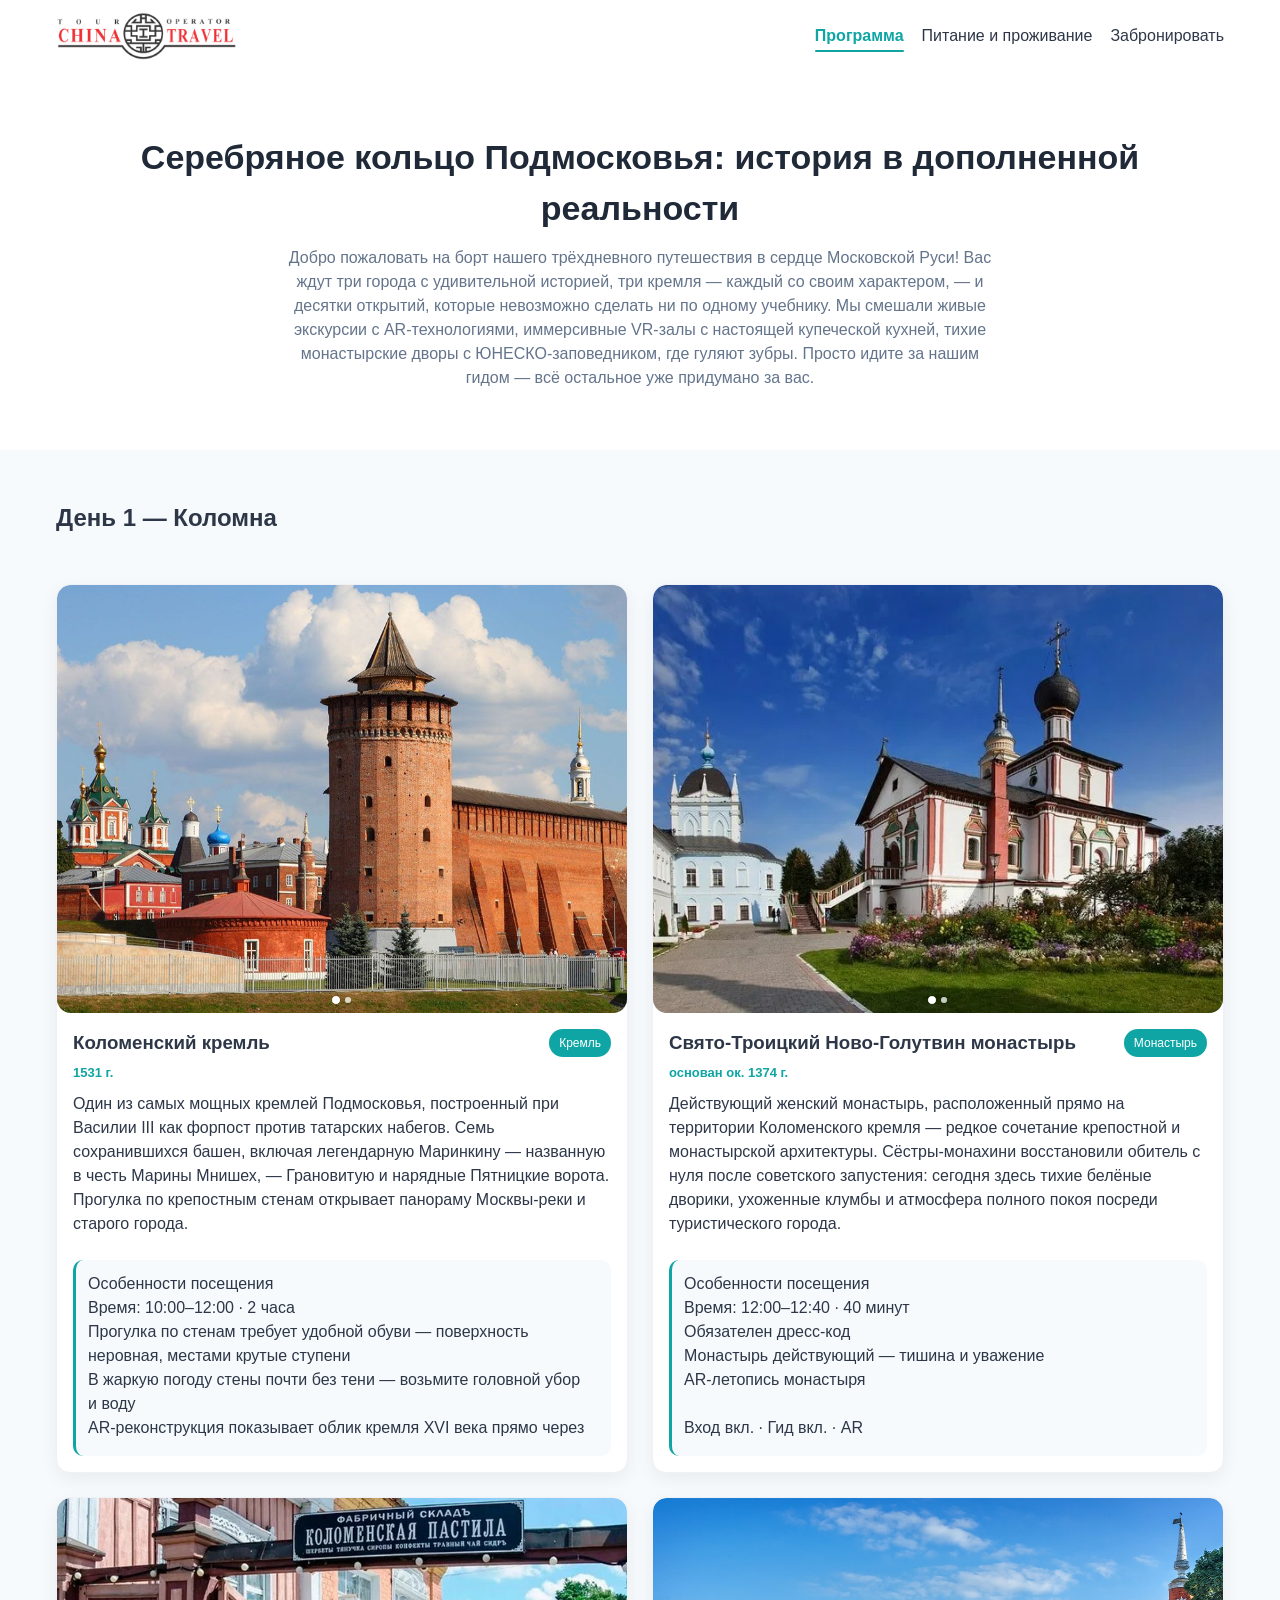
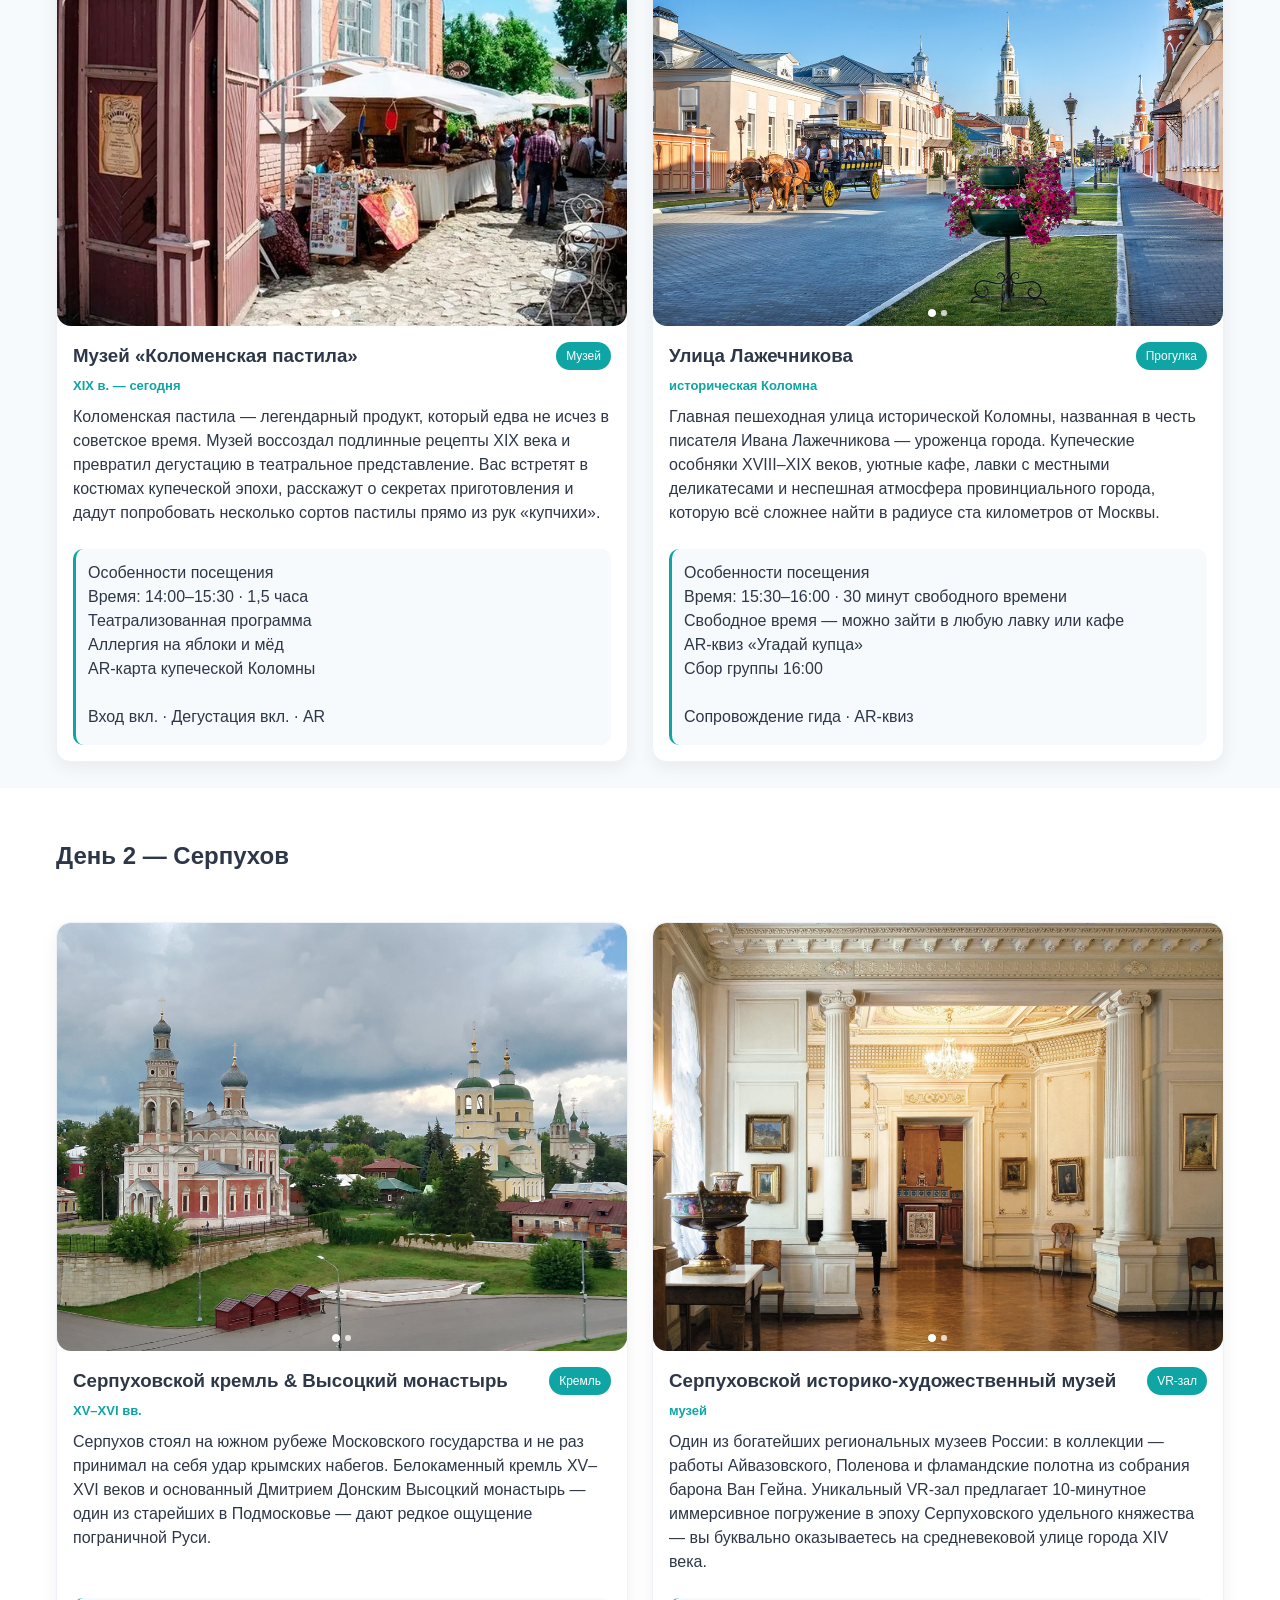
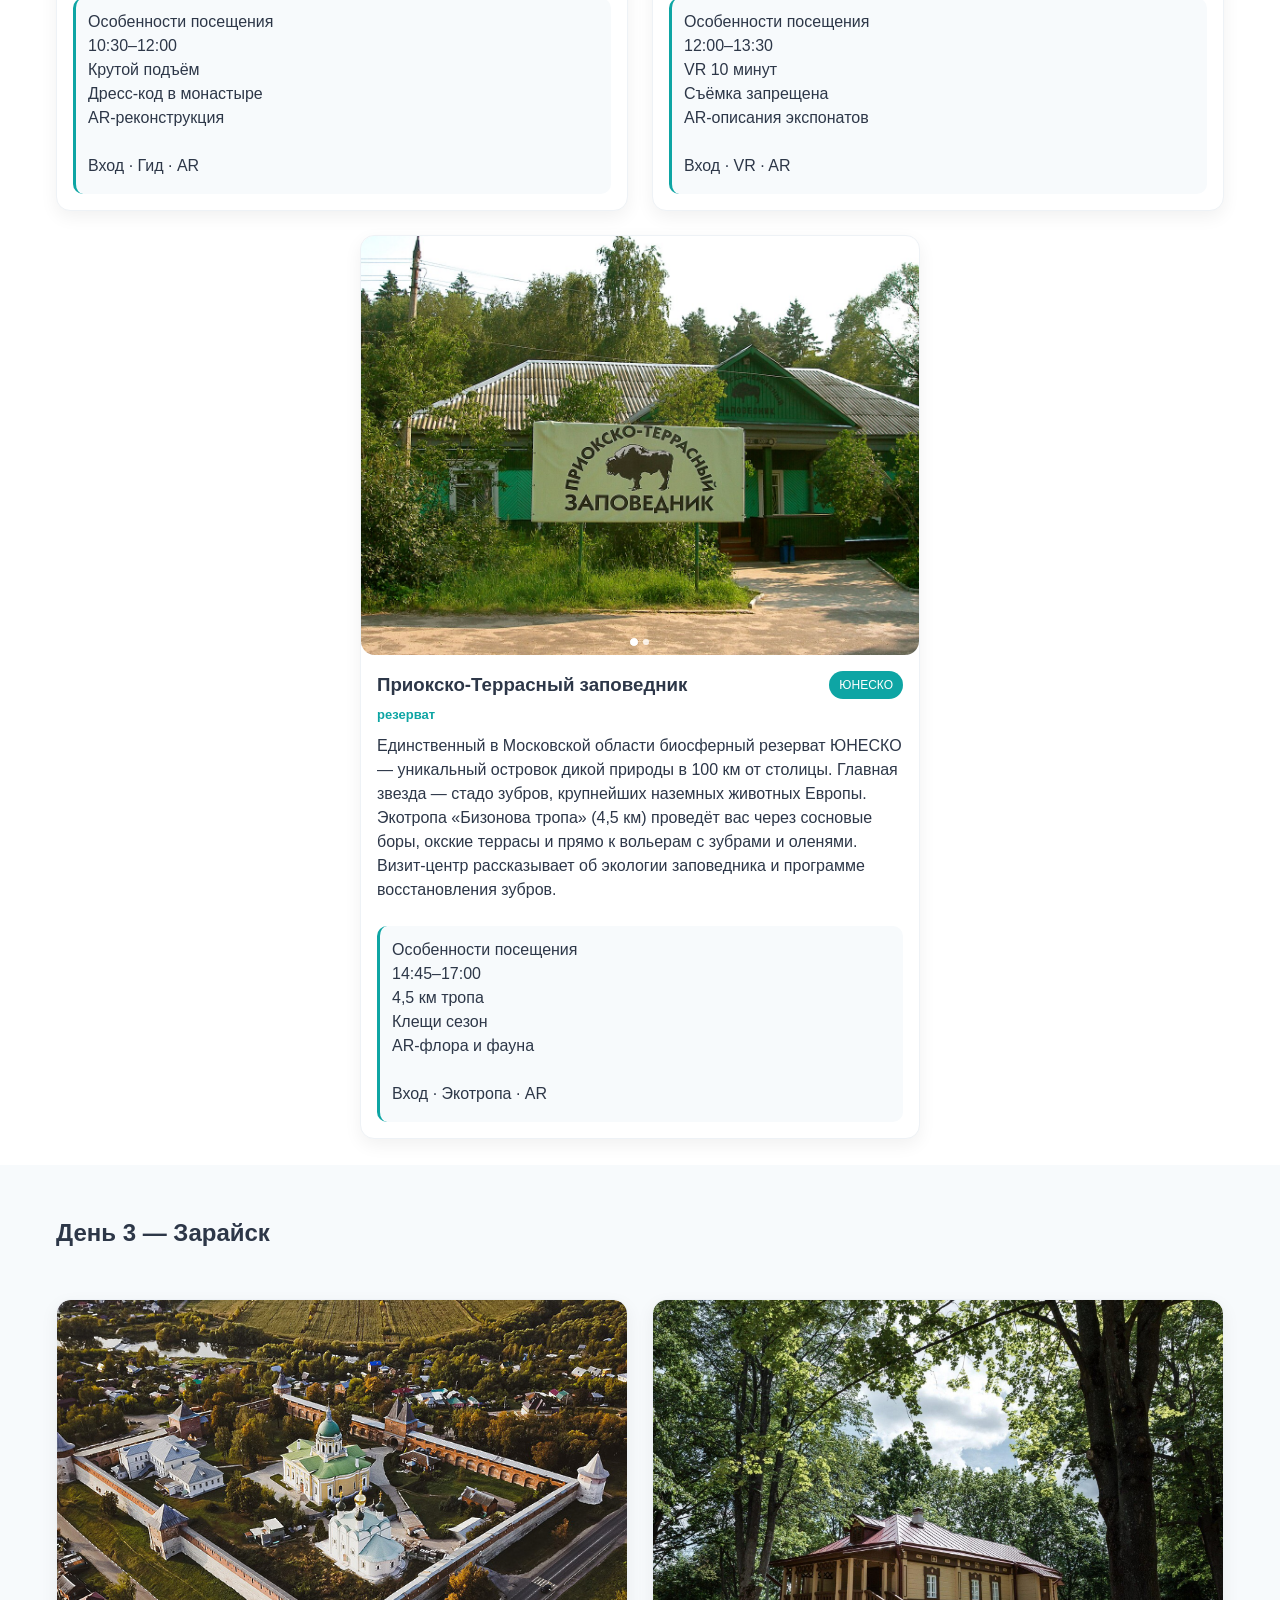
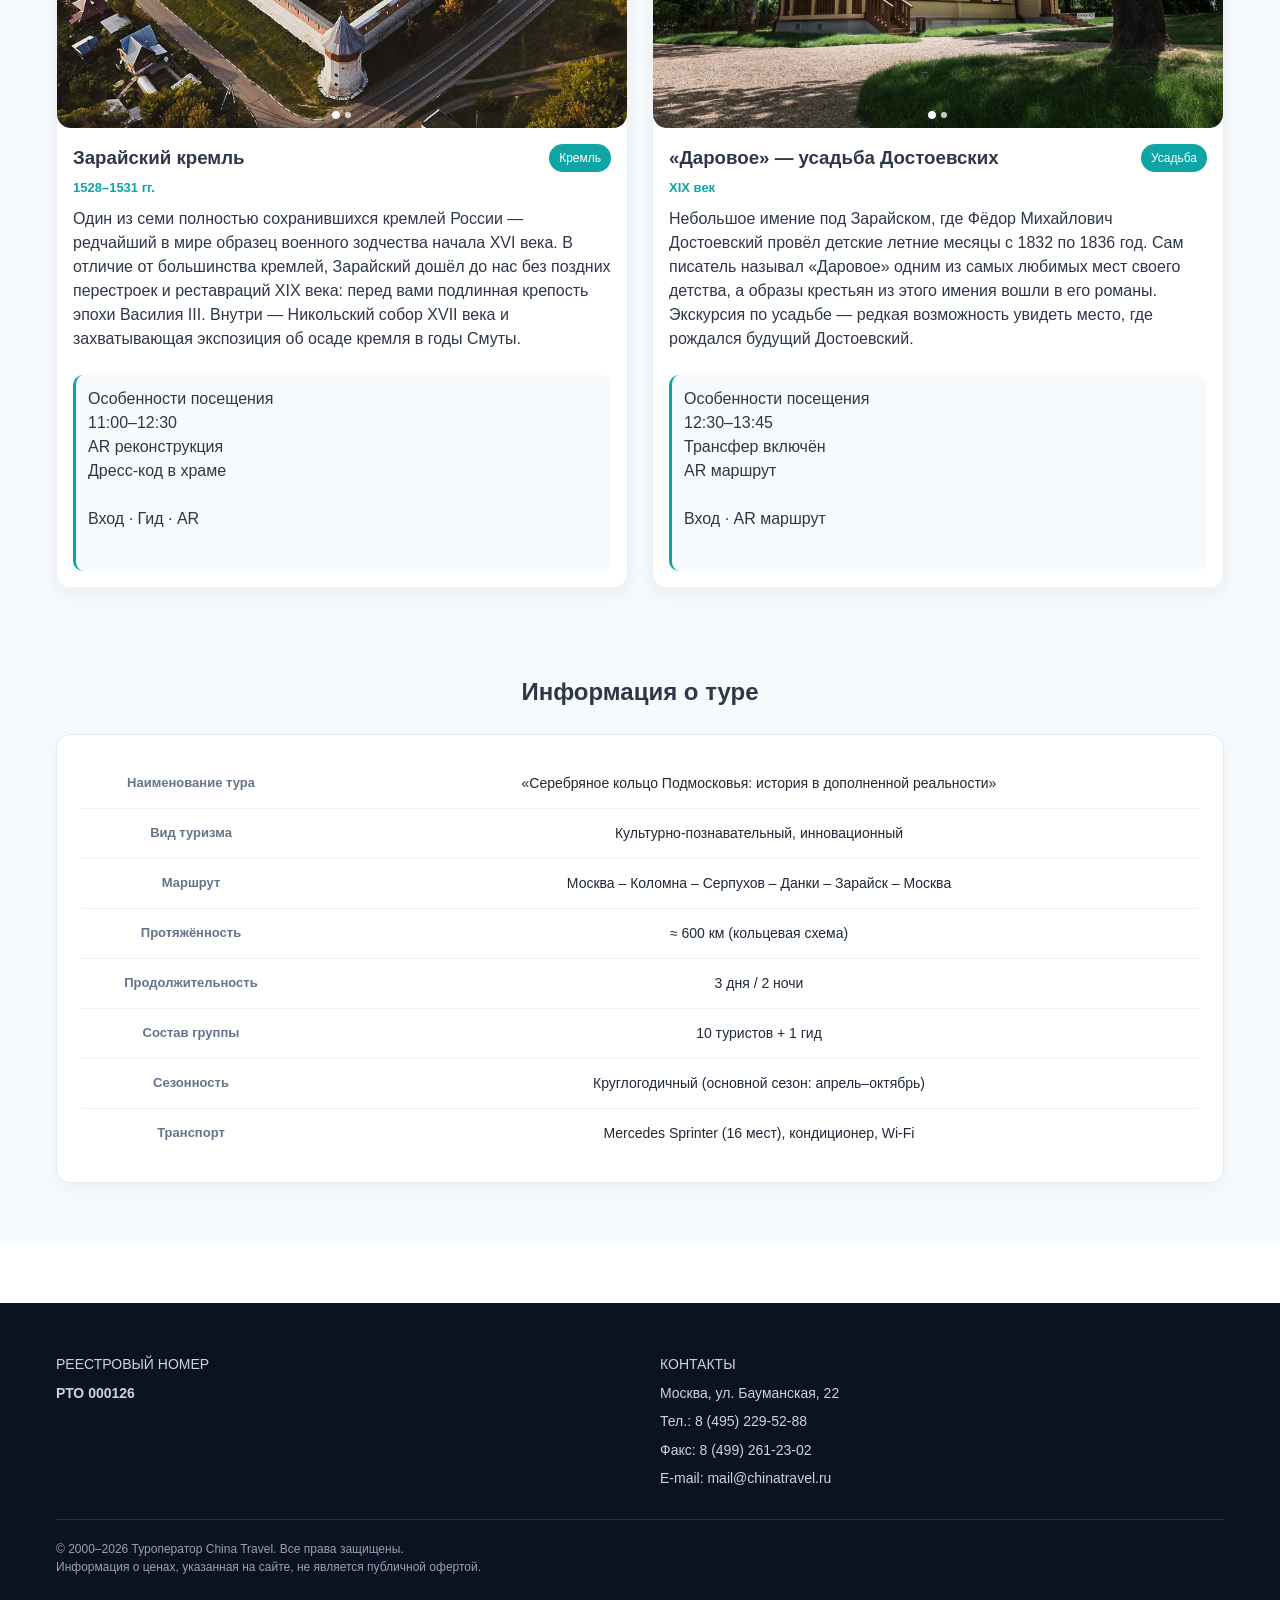
<file: index.html>
<!DOCTYPE html>
<html lang="ru">
<head>
    <meta charset="UTF-8">
    <meta name="viewport" content="width=device-width, initial-scale=1.0">
    <title>Серебряное кольцо Подмосковья</title>

    <link rel="stylesheet" href="css/style.css">
</head>
<body>

<header class="header" id="header">
    <div class="container">
        <div class="header__wrapper">

            <a href="index.html" class="logo">
                <img src="images/icon1.png" alt="Logo">
            </a>

            <nav class="nav">
                <a class="nav__link" href="index.html">Программа</a>
                <a class="nav__link" href="food-accommodation.html">Питание и проживание</a>
                <a class="nav__link" href="booking.html">Забронировать</a>
            </nav>

            <button class="burger" id="burger">☰</button>

        </div>
    </div>
</header>

<div class="mobile-menu" id="mobileMenu">
    <a href="index.html">Программа</a>
    <a href="food-accommodation.html">Питание и проживание</a>
    <a href="booking.html">Забронировать</a>
</div>

<div class="mobile-overlay" id="mobileOverlay"></div>

<main>

<section class="page-hero">
    <div class="container">

        <h1>Серебряное кольцо Подмосковья: история в дополненной реальности</h1>

        <p>Добро пожаловать на борт нашего трёхдневного путешествия в сердце Московской Руси! Вас ждут три города с удивительной историей, три кремля — каждый со своим характером, — и десятки открытий, которые невозможно сделать ни по одному учебнику. Мы смешали живые экскурсии с AR-технологиями, иммерсивные VR-залы с настоящей купеческой кухней, тихие монастырские дворы с ЮНЕСКО-заповедником, где гуляют зубры. Просто идите за нашим гидом — всё остальное уже придумано за вас.</p>

    </div>
</section>

<section class="day">
<div class="container">

<h2>День 1 — Коломна</h2>

<article class="attraction-card">

    <div class="gallery">
        <div class="gallery-track">
            <img src="./images/Коломна/Коломенский кремль.jpg">
            <img src="./images/Коломна/Коломенский кремль 2.webp">
        </div>

        <div class="gallery-dots">
            <span class="dot active"></span>
            <span class="dot"></span>
        </div>
    </div>

    <div class="card-text">

        <div class="card-head">
            <h3>Коломенский кремль</h3>
            <span class="card-type">Кремль</span>
        </div>

        <p class="card-essence">1531 г.</p>

        <p>
            Один из самых мощных кремлей Подмосковья, построенный при Василии III как форпост против татарских набегов. Семь сохранившихся башен, включая легендарную Маринкину — названную в честь Марины Мнишех, — Грановитую и нарядные Пятницкие ворота. Прогулка по крепостным стенам открывает панораму Москвы-реки и старого города.
        </p>

        <div class="info-box">
            <p>
                Особенности посещения<br>
                Время: 10:00–12:00 · 2 часа<br>
                Прогулка по стенам требует удобной обуви — поверхность неровная, местами крутые ступени<br>
                В жаркую погоду стены почти без тени — возьмите головной убор и воду<br>
                AR-реконструкция показывает облик кремля XVI века прямо через экран смартфона<br>
                Внутри кремля расположен действующий Успенский собор XIV в. — при посещении соблюдайте тишину и дресс-код<br><br>

                Вход вкл. · Гид вкл. · AR
            </p>
        </div>

    </div>
</article>

<!-- 2 -->
<article class="attraction-card">

    <div class="gallery">
        <div class="gallery-track">
            <img src="./images/Коломна/Свято-Троицкий Ново-Голутвин монастырь.webp">
            <img src="./images/Коломна/Свято-Троицкий Ново-Голутвин монастырь 2.jpg">
        </div>

        <div class="gallery-dots">
            <span class="dot active"></span>
            <span class="dot"></span>
        </div>
    </div>

    <div class="card-text">

        <div class="card-head">
            <h3>Свято-Троицкий Ново-Голутвин монастырь</h3>
            <span class="card-type">Монастырь</span>
        </div>

        <p class="card-essence">основан ок. 1374 г.</p>

        <p>
            Действующий женский монастырь, расположенный прямо на территории Коломенского кремля — редкое сочетание крепостной и монастырской архитектуры. Сёстры-монахини восстановили обитель с нуля после советского запустения: сегодня здесь тихие белёные дворики, ухоженные клумбы и атмосфера полного покоя посреди туристического города.
        </p>

        <div class="info-box">
            <p>
                Особенности посещения<br>
                Время: 12:00–12:40 · 40 минут<br>
                Обязателен дресс-код<br>
                Монастырь действующий — тишина и уважение<br>
                AR-летопись монастыря<br><br>

                Вход вкл. · Гид вкл. · AR
            </p>
        </div>

    </div>
</article>

<!-- 3 -->
<article class="attraction-card">

    <div class="gallery">
        <div class="gallery-track">
            <img src="./images/Коломна/Коломенская пастила.webp">
            <img src="./images/Коломна/Коломенская пастила 2.jpg">
        </div>

        <div class="gallery-dots">
            <span class="dot active"></span>
            <span class="dot"></span>
        </div>
    </div>

    <div class="card-text">

        <div class="card-head">
            <h3>Музей «Коломенская пастила»</h3>
            <span class="card-type">Музей</span>
        </div>

        <p class="card-essence">XIX в. — сегодня</p>

        <p>
            Коломенская пастила — легендарный продукт, который едва не исчез в советское время. Музей воссоздал подлинные рецепты XIX века и превратил дегустацию в театральное представление. Вас встретят в костюмах купеческой эпохи, расскажут о секретах приготовления и дадут попробовать несколько сортов пастилы прямо из рук «купчихи».
        </p>

        <div class="info-box">
            <p>
            Особенности посещения<br>
            Время: 14:00–15:30 · 1,5 часа<br>
            Театрализованная программа<br>
            Аллергия на яблоки и мёд<br>
            AR-карта купеческой Коломны<br><br>

            Вход вкл. · Дегустация вкл. · AR
            </p>
        </div>

    </div>
</article>

<!-- 4 -->
<article class="attraction-card">

    <div class="gallery">
        <div class="gallery-track">
            <img src="./images/Коломна/ул Лажечникова.jpg">
            <img src="./images/Коломна/ул Лажечникова 2.jpg">
        </div>

        <div class="gallery-dots">
            <span class="dot active"></span>
            <span class="dot"></span>
        </div>
    </div>

    <div class="card-text">

        <div class="card-head">
            <h3>Улица Лажечникова</h3>
            <span class="card-type">Прогулка</span>
        </div>

        <p class="card-essence">историческая Коломна</p>

        <p>
            Главная пешеходная улица исторической Коломны, названная в честь писателя Ивана Лажечникова — уроженца города. Купеческие особняки XVIII–XIX веков, уютные кафе, лавки с местными деликатесами и неспешная атмосфера провинциального города, которую всё сложнее найти в радиусе ста километров от Москвы.
        </p>

        <div class="info-box">
            <p>
                Особенности посещения<br>
                Время: 15:30–16:00 · 30 минут свободного времени<br>
                Свободное время — можно зайти в любую лавку или кафе<br>
                AR-квиз «Угадай купца»<br>
                Сбор группы 16:00<br><br>

                Сопровождение гида · AR-квиз
            </p>
        </div>

    </div>
</article>

</div>
</section>

<section class="day">
<div class="container">

<h2>День 2 — Серпухов</h2>

<article class="attraction-card">

    <div class="gallery">
        <div class="gallery-track">
            <img src="./images/Серпухов/Серпуховский кремль.jpg">
            <img src="./images/Серпухов/Серпуховский кремль 2.jpg">
        </div>

        <div class="gallery-dots">
            <span class="dot active"></span>
            <span class="dot"></span>
        </div>
    </div>

<div class="card-text">

    <div class="card-head">
        <h3>Серпуховской кремль & Высоцкий монастырь</h3>
        <span class="card-type">Кремль</span>
    </div>

    <p class="card-essence">XV–XVI вв.</p>

    <p>
        Серпухов стоял на южном рубеже Московского государства и не раз принимал на себя удар крымских набегов. Белокаменный кремль XV–XVI веков и основанный Дмитрием Донским Высоцкий монастырь — один из старейших в Подмосковье — дают редкое ощущение пограничной Руси.
    </p>

    <div class="info-box">
        <p>
            Особенности посещения<br>
            10:30–12:00<br>
            Крутой подъём<br>
            Дресс-код в монастыре<br>
            AR-реконструкция<br><br>

            Вход · Гид · AR
        </p>
    </div>

</div>
</article>

<article class="attraction-card">

    <div class="gallery">
        <div class="gallery-track">
            <img src="./images/Серпухов/Серпуховской историко-художественный музей.jpg">
            <img src="./images/Серпухов/Серпуховской историко-художественный музей 2.jpg">
        </div>

        <div class="gallery-dots">
            <span class="dot active"></span>
            <span class="dot"></span>
        </div>
    </div>

<div class="card-text">

    <div class="card-head">
        <h3>Серпуховской историко-художественный музей</h3>
        <span class="card-type">VR-зал</span>
    </div>

    <p class="card-essence">музей</p>

    <p>
        Один из богатейших региональных музеев России: в коллекции — работы Айвазовского, Поленова и фламандские полотна из собрания барона Ван Гейна. Уникальный VR-зал предлагает 10-минутное иммерсивное погружение в эпоху Серпуховского удельного княжества — вы буквально оказываетесь на средневековой улице города XIV века.
    </p>

    <div class="info-box">
        <p>
            Особенности посещения<br>
            12:00–13:30<br>
            VR 10 минут<br>
            Съёмка запрещена<br>
            AR-описания экспонатов<br><br>

            Вход · VR · AR
        </p>
    </div>

</div>
</article>

<article class="attraction-card">

    <div class="gallery">
        <div class="gallery-track">
            <img src="./images/Серпухов/Приокско-Террасный заповедник.jpg">
            <img src="./images/Серпухов/Приокско-Террасный заповедник 2.jpg">
        </div>

        <div class="gallery-dots">
            <span class="dot active"></span>
            <span class="dot"></span>
        </div>
    </div>

<div class="card-text">

    <div class="card-head">
        <h3>Приокско-Террасный заповедник</h3>
        <span class="card-type">ЮНЕСКО</span>
    </div>

    <p class="card-essence">резерват</p>

    <p>
        Единственный в Московской области биосферный резерват ЮНЕСКО — уникальный островок дикой природы в 100 км от столицы. Главная звезда — стадо зубров, крупнейших наземных животных Европы. Экотропа «Бизонова тропа» (4,5 км) проведёт вас через сосновые боры, окские террасы и прямо к вольерам с зубрами и оленями. Визит-центр рассказывает об экологии заповедника и программе восстановления зубров.
    </p>

    <div class="info-box">
        <p>
            Особенности посещения<br>
            14:45–17:00<br>
            4,5 км тропа<br>
            Клещи сезон<br>
            AR-флора и фауна<br><br>

            Вход · Экотропа · AR
        </p>
    </div>

</div>
</article>

</div>
</section>

<section class="day">
<div class="container">

<h2>День 3 — Зарайск</h2>

<article class="attraction-card">

    <div class="gallery">
        <div class="gallery-track">
            <img src="./images/Зарайск/Зарайский кремль.jpg">
            <img src="./images/Зарайск/Зарайский кремль 2.jpg">
        </div>

        <div class="gallery-dots">
            <span class="dot active"></span>
            <span class="dot"></span>
        </div>
    </div>

<div class="card-text">

    <div class="card-head">
        <h3>Зарайский кремль</h3>
        <span class="card-type">Кремль</span>
    </div>

    <p class="card-essence">1528–1531 гг.</p>

    <p>
        Один из семи полностью сохранившихся кремлей России — редчайший в мире образец военного зодчества начала XVI века. В отличие от большинства кремлей, Зарайский дошёл до нас без поздних перестроек и реставраций XIX века: перед вами подлинная крепость эпохи Василия III. Внутри — Никольский собор XVII века и захватывающая экспозиция об осаде кремля в годы Смуты.
    </p>

    <div class="info-box">
        <p>
            Особенности посещения<br>
            11:00–12:30<br>
            AR реконструкция<br>
            Дресс-код в храме<br><br>

            Вход · Гид · AR
        </p>
    </div>

</div>
</article>

<article class="attraction-card">

    <div class="gallery">
        <div class="gallery-track">
            <img src="./images/Зарайск/«Даровое» — усадьба Достоевских.jpg">
            <img src="./images/Зарайск/«Даровое» — усадьба Достоевских 2.jpg">
        </div>

        <div class="gallery-dots">
            <span class="dot active"></span>
            <span class="dot"></span>
        </div>
    </div>

<div class="card-text">

    <div class="card-head">
        <h3>«Даровое» — усадьба Достоевских</h3>
        <span class="card-type">Усадьба</span>
    </div>

    <p class="card-essence">XIX век</p>

    <p>
        Небольшое имение под Зарайском, где Фёдор Михайлович Достоевский провёл детские летние месяцы с 1832 по 1836 год. Сам писатель называл «Даровое» одним из самых любимых мест своего детства, а образы крестьян из этого имения вошли в его романы. Экскурсия по усадьбе — редкая возможность увидеть место, где рождался будущий Достоевский.
    </p>

    <div class="info-box">
        <p>
            Особенности посещения<br>
            12:30–13:45<br>
            Трансфер включён<br>
            AR маршрут<br><br>

            Вход · AR маршрут
        </p>
    </div>

</div>
</article>

</div>
</section>
<section class="cta">
    <div class="container">

        <h2>Информация о туре</h2>

        <div class="tour-info">

            <div class="tour-row">
                <span class="tour-label">Наименование тура</span>
                <span class="tour-value">«Серебряное кольцо Подмосковья: история в дополненной реальности»</span>
            </div>

            <div class="tour-row">
                <span class="tour-label">Вид туризма</span>
                <span class="tour-value">Культурно-познавательный, инновационный</span>
            </div>

            <div class="tour-row">
                <span class="tour-label">Маршрут</span>
                <span class="tour-value">Москва – Коломна – Серпухов – Данки – Зарайск – Москва</span>
            </div>

            <div class="tour-row">
                <span class="tour-label">Протяжённость</span>
                <span class="tour-value">≈ 600 км (кольцевая схема)</span>
            </div>

            <div class="tour-row">
                <span class="tour-label">Продолжительность</span>
                <span class="tour-value">3 дня / 2 ночи</span>
            </div>

            <div class="tour-row">
                <span class="tour-label">Состав группы</span>
                <span class="tour-value">10 туристов + 1 гид</span>
            </div>

            <div class="tour-row">
                <span class="tour-label">Сезонность</span>
                <span class="tour-value">Круглогодичный (основной сезон: апрель–октябрь)</span>
            </div>

            <div class="tour-row">
                <span class="tour-label">Транспорт</span>
                <span class="tour-value">Mercedes Sprinter (16 мест), кондиционер, Wi-Fi</span>
            </div>

        </div>

    </div>
</section>
</main>

<footer class="footer">
    <div class="container">

        <div class="footer__grid">

            <div class="footer__block footer__brand">
                <p class="footer__title">РЕЕСТРОВЫЙ НОМЕР</p>
                <p class="footer__value">РТО 000126</p>
            </div>

            <div class="footer__block">
                <p class="footer__title">КОНТАКТЫ</p>
                <p>Москва, ул. Бауманская, 22</p>
                <p>Тел.: 8 (495) 229-52-88</p>
                <p>Факс: 8 (499) 261-23-02</p>
                <p>E-mail: mail@chinatravel.ru</p>
            </div>

        </div>

        <div class="footer__bottom">
            © 2000–2026 Туроператор China Travel. Все права защищены.
            <br>
            Информация о ценах, указанная на сайте, не является публичной офертой.
        </div>

    </div>
</footer>
<script src="js/main.js"></script>

</body>

</html>
</file>
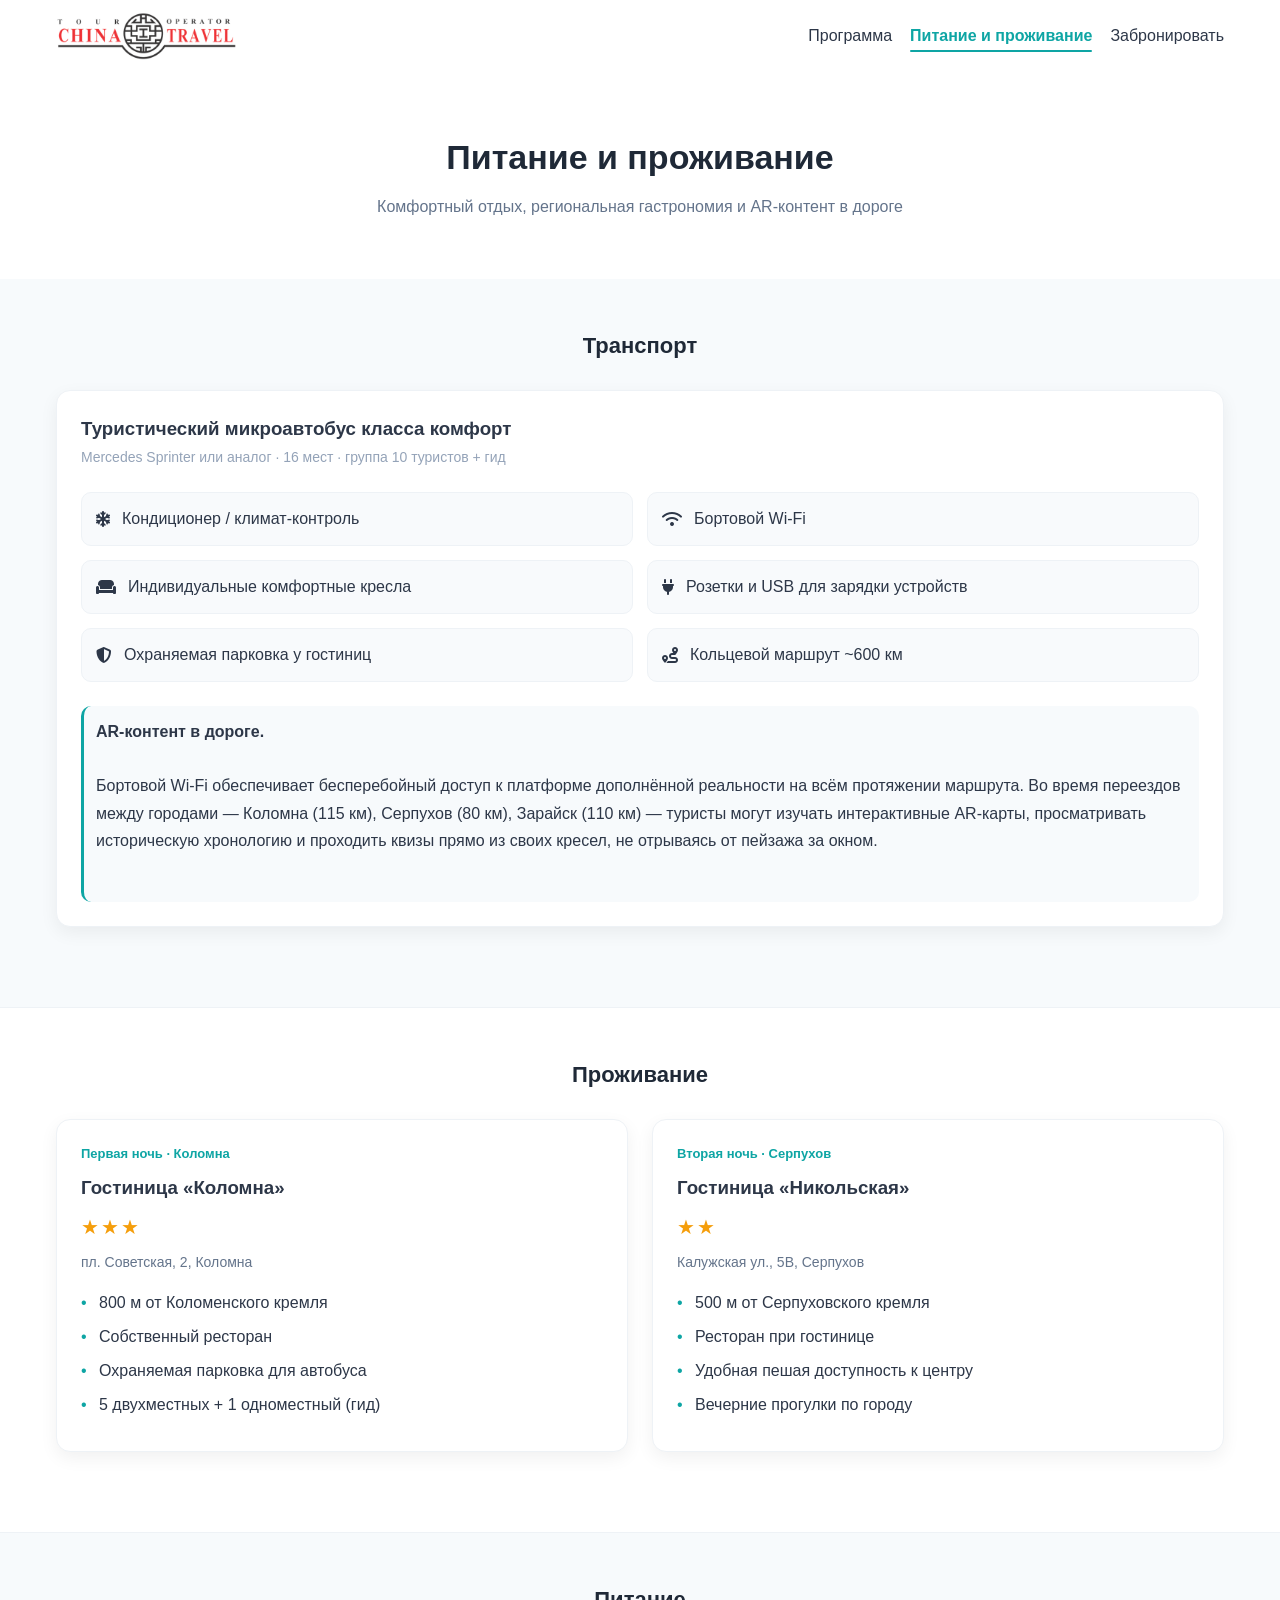
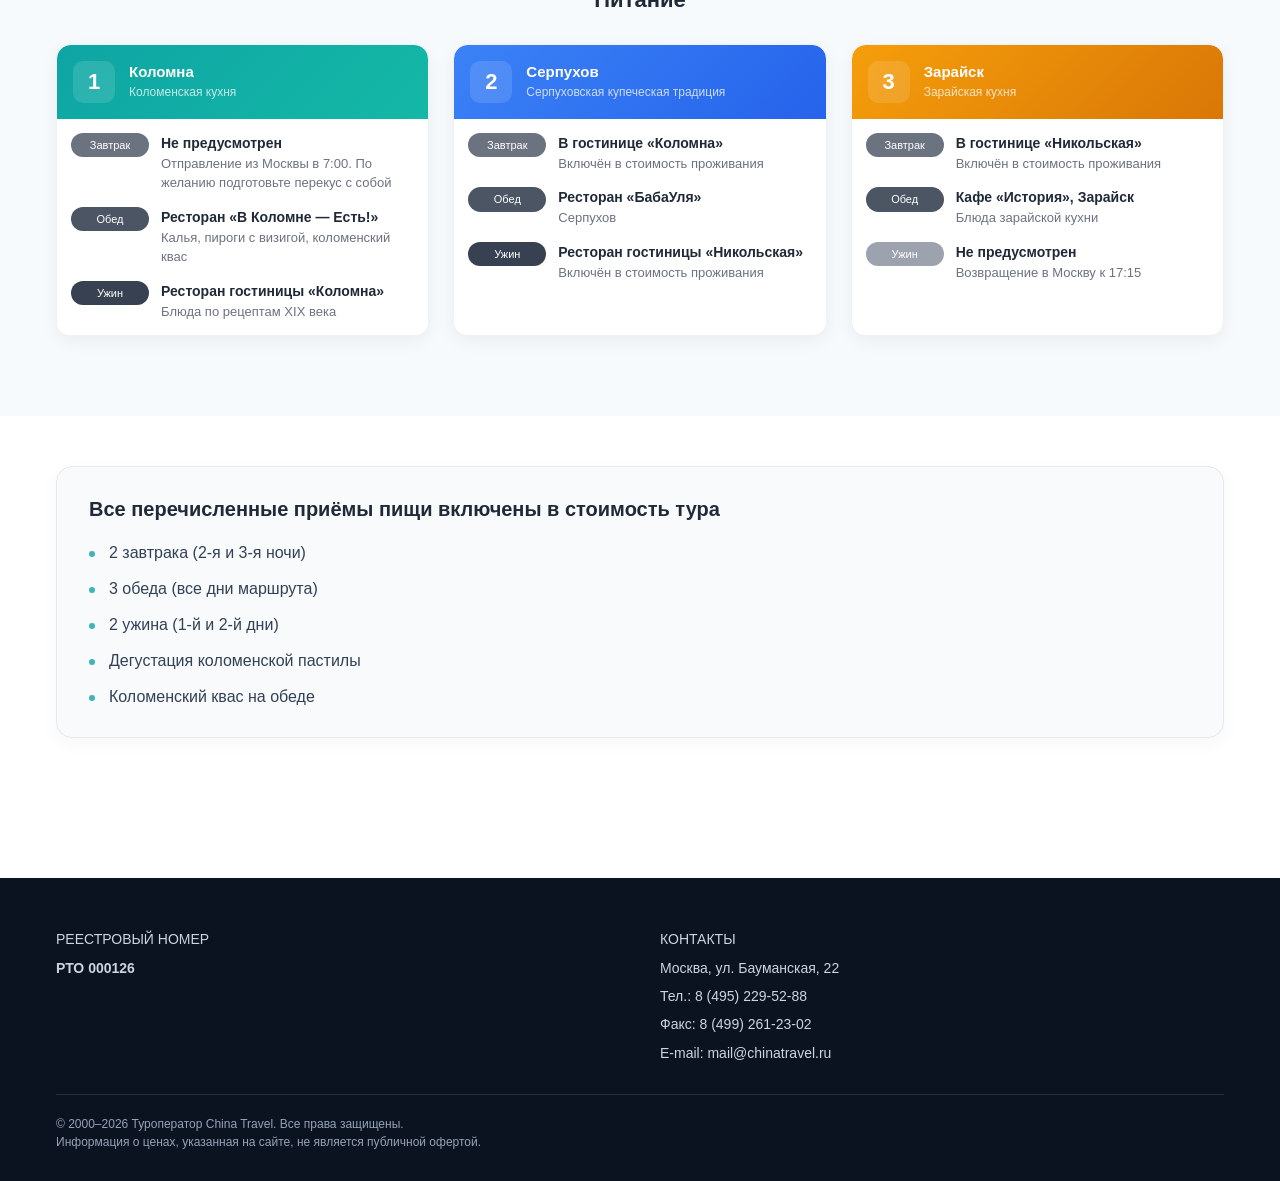
<file: food-accommodation.html>
<!DOCTYPE html>
<html lang="ru">
<head>
    <meta charset="UTF-8">
    <meta name="viewport" content="width=device-width, initial-scale=1.0">
    <title>Питание и проживание</title>

    <link rel="stylesheet" href="css/style.css">
    <link rel="stylesheet" href="css/food.css">
    <link rel="stylesheet" href="https://cdnjs.cloudflare.com/ajax/libs/font-awesome/6.5.0/css/all.min.css">
</head>
<body>

<header class="header" id="header">
    <div class="container">
        <div class="header__wrapper">

            <a href="index.html" class="logo">
                <img src="images/icon1.png" alt="Logo">
            </a>

            <nav class="nav">
                <a class="nav__link" href="index.html">Программа</a>
                <a class="nav__link" href="food-accommodation.html">Питание и проживание</a>
                <a class="nav__link" href="booking.html">Забронировать</a>
            </nav>

            <button class="burger" id="burger">☰</button>

        </div>
    </div>
</header>

<div class="mobile-menu" id="mobileMenu">
    <a href="index.html">Программа</a>
    <a href="food-accommodation.html">Питание и проживание</a>
    <a href="booking.html">Забронировать</a>
</div>

<div class="mobile-overlay" id="mobileOverlay"></div>

<main>

<section class="page-hero">
    <div class="container">

        <h1>Питание и проживание</h1>

        <p>
            Комфортный отдых, региональная гастрономия и AR-контент в дороге
        </p>

    </div>
</section>

<section class="food-section">
    <div class="container">

        <h2></i> Транспорт</h2>

        <article class="transport-card">

            <div class="transport-header">
                <div>

                    <h3>
                        Туристический микроавтобус класса комфорт
                    </h3>

                    <p class="transport-subtitle">
                        Mercedes Sprinter или аналог · 16 мест · группа 10 туристов + гид
                    </p>

                </div>

            </div>

            <div class="transport-features">

                <div class="transport-feature">
                    <i class="fa-solid fa-snowflake"></i>
                    <p>Кондиционер / климат-контроль</p>
                </div>

                <div class="transport-feature">
                    <i class="fa-solid fa-wifi"></i>
                    <p>Бортовой Wi-Fi</p>
                </div>

                <div class="transport-feature">
                    <i class="fa-solid fa-couch"></i>
                    <p>Индивидуальные комфортные кресла</p>
                </div>

                <div class="transport-feature">
                    <i class="fa-solid fa-plug"></i>
                    <p>Розетки и USB для зарядки устройств</p>
                </div>

                <div class="transport-feature">
                    <i class="fa-solid fa-shield-halved"></i>
                    <p>Охраняемая парковка у гостиниц</p>
                </div>

                <div class="transport-feature">
                    <i class="fa-solid fa-route"></i>
                    <p>Кольцевой маршрут ~600 км</p>
                </div>

            </div>

            <div class="info-box transport-description">

                <p>

                    <strong>AR-контент в дороге.</strong>

                    <br><br>

                    Бортовой Wi-Fi обеспечивает бесперебойный доступ к платформе
                    дополнённой реальности на всём протяжении маршрута.

                    Во время переездов между городами —
                    Коломна (115 км),
                    Серпухов (80 км),
                    Зарайск (110 км) —
                    туристы могут изучать интерактивные AR-карты,
                    просматривать историческую хронологию
                    и проходить квизы прямо из своих кресел,
                    не отрываясь от пейзажа за окном.

                </p>

            </div>

        </article>

    </div>
</section>


<section class="food-section">
    <div class="container">

        <h2>Проживание</h2>

        <div class="hotels-grid">

            <article class="hotel-card">

                <div class="hotel-night">
                    Первая ночь · Коломна
                </div>

                <h3>Гостиница «Коломна»</h3>

                <div class="hotel-stars">
                    ★★★
                </div>

                <p class="hotel-address">
                    пл. Советская, 2, Коломна
                </p>

                <ul class="hotel-features">
                    <li>800 м от Коломенского кремля</li>
                    <li>Собственный ресторан</li>
                    <li>Охраняемая парковка для автобуса</li>
                    <li>5 двухместных + 1 одноместный (гид)</li>
                </ul>

            </article>

            <article class="hotel-card">

                <div class="hotel-night">
                    Вторая ночь · Серпухов
                </div>

                <h3>Гостиница «Никольская»</h3>

                <div class="hotel-stars">
                    ★★
                </div>

                <p class="hotel-address">
                    Калужская ул., 5В, Серпухов
                </p>

                <ul class="hotel-features">
                    <li>500 м от Серпуховского кремля</li>
                    <li>Ресторан при гостинице</li>
                    <li>Удобная пешая доступность к центру</li>
                    <li>Вечерние прогулки по городу</li>
                </ul>

            </article>

        </div>

    </div>
</section>

<section class="food-section">
    <div class="container">

        <h2>Питание</h2>

        <div class="meals-grid">

            <article class="meal-card">

                <div class="meal-header color-1">
                    <div class="meal-num">1</div>

                    <div>
                        <div class="meal-city">Коломна</div>
                        <div class="meal-subtitle">Коломенская кухня</div>
                    </div>
                </div>

                <div class="meal-body">

                    <div class="meal-item">
                        <span class="meal-tag breakfast">Завтрак</span>
                        <div>
                            <div class="meal-place">Не предусмотрен</div>
                            <div class="meal-desc">Отправление из Москвы в 7:00. По желанию подготовьте перекус с собой</div>
                        </div>
                    </div>

                    <div class="meal-item">
                        <span class="meal-tag lunch">Обед</span>
                        <div>
                            <div class="meal-place">Ресторан «В Коломне — Есть!»</div>
                            <div class="meal-desc">Калья, пироги с визигой, коломенский квас</div>
                        </div>
                    </div>

                    <div class="meal-item">
                        <span class="meal-tag dinner">Ужин</span>
                        <div>
                            <div class="meal-place">Ресторан гостиницы «Коломна»</div>
                            <div class="meal-desc">Блюда по рецептам XIX века</div>
                        </div>
                    </div>

                </div>

            </article>

            <article class="meal-card">

                <div class="meal-header color-2">
                    <div class="meal-num">2</div>

                    <div>
                        <div class="meal-city">Серпухов</div>
                        <div class="meal-subtitle">Серпуховская купеческая традиция</div>
                    </div>
                </div>

                <div class="meal-body">

                    <div class="meal-item">
                        <span class="meal-tag breakfast">Завтрак</span>
                        <div>
                            <div class="meal-place">В гостинице «Коломна»</div>
                            <div class="meal-desc">Включён в стоимость проживания</div>
                        </div>
                    </div>

                    <div class="meal-item">
                        <span class="meal-tag lunch">Обед</span>
                        <div>
                            <div class="meal-place">Ресторан «БабаУля»</div>
                            <div class="meal-desc">Серпухов</div>
                        </div>
                    </div>

                    <div class="meal-item">
                        <span class="meal-tag dinner">Ужин</span>
                        <div>
                            <div class="meal-place">Ресторан гостиницы «Никольская»</div>
                            <div class="meal-desc">Включён в стоимость проживания</div>
                        </div>
                    </div>

                </div>

            </article>

            <article class="meal-card">

                <div class="meal-header color-3">
                    <div class="meal-num">3</div>

                    <div>
                        <div class="meal-city">Зарайск</div>
                        <div class="meal-subtitle">Зарайская кухня</div>
                    </div>
                </div>

                <div class="meal-body">

                    <div class="meal-item">
                        <span class="meal-tag breakfast">Завтрак</span>
                        <div>
                            <div class="meal-place">В гостинице «Никольская»</div>
                            <div class="meal-desc">Включён в стоимость проживания</div>
                        </div>
                    </div>

                    <div class="meal-item">
                        <span class="meal-tag lunch">Обед</span>
                        <div>
                            <div class="meal-place">Кафе «История», Зарайск</div>
                            <div class="meal-desc">Блюда зарайской кухни</div>
                        </div>
                    </div>

                    <div class="meal-item">
                        <span class="meal-tag dinner muted">Ужин</span>
                        <div>
                            <div class="meal-place">Не предусмотрен</div>
                            <div class="meal-desc">Возвращение в Москву к 17:15</div>
                        </div>
                    </div>

                </div>

            </article>

        </div>

    </div>
</section>

<section class="included-section">
    <div class="container">

        <div class="included-card">

            <h2 class="included-title">
                Все перечисленные приёмы пищи включены в стоимость тура
            </h2>

            <ul class="included-list">
                <li>2 завтрака (2-я и 3-я ночи)</li>
                <li>3 обеда (все дни маршрута)</li>
                <li>2 ужина (1-й и 2-й дни)</li>
                <li>Дегустация коломенской пастилы</li>
                <li>Коломенский квас на обеде</li>
            </ul>

        </div>

    </div>
</section>

</main>

<footer class="footer">
    <div class="container">

        <div class="footer__grid">

            <div class="footer__block">
                <p class="footer__title">РЕЕСТРОВЫЙ НОМЕР</p>
                <p class="footer__value">РТО 000126</p>
            </div>

            <div class="footer__block">
                <p class="footer__title">КОНТАКТЫ</p>
                <p>Москва, ул. Бауманская, 22</p>
                <p>Тел.: 8 (495) 229-52-88</p>
                <p>Факс: 8 (499) 261-23-02</p>
                <p>E-mail: mail@chinatravel.ru</p>
            </div>

        </div>

        <div class="footer__bottom">
            © 2000–2026 Туроператор China Travel. Все права защищены.
            <br>
            Информация о ценах, указанная на сайте, не является публичной офертой.
        </div>

    </div>
</footer>

<script src="js/main.js"></script>

</body>
</html>
</file>
<file: css/style.css>
* {
    margin: 0;
    padding: 0;
    box-sizing: border-box;
}

html, body {
    width: 100%;
    overflow-x: hidden;
}

body {
    font-family: Arial, sans-serif;
    background: #FFFFFF;
    color: #2D3748;
    line-height: 1.5;
}

.container {
    width: 100%;
    max-width: 1200px;
    margin: 0 auto;
    padding: 0 16px;
}

.header {
    position: sticky;
    top: 0;
    z-index: 3000;

    background: rgba(255, 255, 255, 0.85);
    backdrop-filter: blur(10px);

    transition: transform 0.25s ease, opacity 0.25s ease;
    transform: translateY(0);
    opacity: 1;
}

.header.hidden {
    transform: translateY(-110%);
    opacity: 0;
    pointer-events: none;
}

body.scrolled .header {
    box-shadow: 0 6px 20px rgba(0,0,0,0.06);
}

.header__wrapper {
    display: flex;
    align-items: center; /* 🔥 вот это центрирует по вертикали */
    justify-content: space-between;
    padding: 12px 0;
}

.logo {
    display: flex;
    align-items: center;
    text-decoration: none;
}

.logo img {
    height: 48px;
    width: auto;
    display: block;
    
}

.nav {
    display: flex;
    gap: 18px;
}

.nav__link {
    position: relative;
    text-decoration: none;
}
.nav__link::after {
    content: "";
    position: absolute;
    left: 0;
    bottom: -4px;
    width: 0%;
    height: 2px;
    background: #0EA5A4;
    transition: 0.2s ease;
    border-radius: 2px;
}

.nav__link:visited {
    color: #2D3748;
}

.nav__link:hover {
    color: #0EA5A4;
    text-decoration: none;
}

.nav__link:hover::after {
    width: 100%;
}
.nav__link:active {
    color: #0EA5A4;
}

.nav__link:focus {
    outline: none;
}



.burger {
    display: none;
    font-size: 24px;
    background: none;
    border: none;
    cursor: pointer;
}


.mobile-menu {
    position: fixed;
    top: 56px;
    left: 0;
    width: 100%;
    background: #FFFFFF;
    padding: 18px;
    display: none;
    flex-direction: column;
    gap: 14px;
    z-index: 2001;
    border-top: 1px solid #eee;
}

.mobile-menu a {
    padding: 10px 12px;
    border-radius: 10px;
    text-decoration: none;
    color: #2D3748;
    position: relative;
    transition: 0.2s ease;
}
.mobile-menu a::after {
    content: "";
    position: absolute;
    left: 0;
    bottom: -4px;
    width: 0%;
    height: 2px;
    background: #0EA5A4;
    transition: 0.2s ease;
}
.mobile-menu a:hover {
    background: #F1F5F9;
    transform: translateX(4px);
}
.mobile-menu a:active {
    transform: scale(0.98);
}
.mobile-menu a:hover::after {
    width: 100%;
}

.mobile-menu a,
.mobile-menu a:visited,
.mobile-menu a:active,
.mobile-menu a:hover {
    text-decoration: none;
}

.header {
    transition: transform 0.3s ease, box-shadow 0.2s ease;
}

.mobile-overlay {
    position: fixed;
    top: 0;
    left: 0;
    width: 100%;
    height: 100%;
    background: rgba(0,0,0,0.35);
    opacity: 0;
    pointer-events: none;
    transition: 0.25s ease;
    z-index: 2000;
}

.nav__link {
    position: relative;
    text-decoration: none;
    color: #2D3748;
    transition: color 0.2s ease, transform 0.2s ease;
}

.nav__link:hover {
    color: #0EA5A4;
    transform: translateY(-1px);
}

.nav__link.active {
    color: #0EA5A4;
}

.nav__link.active::after {
    width: 100%;
}

body.menu-open .mobile-menu {
    display: flex;
}

body.menu-open .mobile-overlay {
    opacity: 1;
    pointer-events: all;
}

body.menu-open {
    overflow: hidden;
}

.hero {
    padding: 50px 0;
    text-align: center;
}

.hero h1 {
    font-size: 28px;
}


.cta {
    padding: 60px 0;
    text-align: center;
    background: #F7FAFC;
}


.day {
    padding: 50px 0;
}

.day:nth-of-type(even) {
    background: #F7FAFC;
}


@media (min-width: 769px) {

    .day .container {
        display: grid;
        grid-template-columns: repeat(2, minmax(0, 1fr));
        gap: 24px;
        align-items: stretch;
    }

    .day h2 {
        grid-column: 1 / -1;
    }

    .attraction-card {
        margin-top: 0;
    }

    .last-center {
        grid-column: 1 / -1;
        justify-self: center;
        width: min(560px, 100%);
    }
}


.attraction-card {
    background: #fff;
    border-radius: 14px;
    overflow: hidden;
    margin-top: 24px;
    box-shadow: 0 6px 18px rgba(0,0,0,0.06);
    border: 1px solid #eef2f6;

    display: flex;
    flex-direction: column;
    height: 100%;
}


.gallery {
    position: relative;
    overflow: hidden;
    border-radius: 14px;
    aspect-ratio: 4 / 3;
    width: 100%;
    background: #F1F5F9;
}

.gallery-track {
    display: flex;
    height: 100%;
    width: 200%;
    transition: transform 0.35s ease;
    will-change: transform;
}

.gallery-track img {
    width: 50%;
    height: 100%;
    flex-shrink: 0;
    object-fit: cover;
    background: #F1F5F9;
}


.card-text {
    padding: 16px;
    display: flex;
    flex-direction: column;
    flex: 1;
}

.card-head {
    display: flex;
    justify-content: space-between;
    gap: 10px;
    margin-bottom: 6px;
}

.card-type {
    font-size: 12px;
    padding: 4px 10px;
    border-radius: 999px;
    background: #0EA5A4;
    color: #fff;
}

.card-essence {
    font-size: 13px;
    color: #0EA5A4;
    font-weight: 600;
    margin-bottom: 10px;
}

.info-box {
    margin-top: auto;
    padding: 12px;
    background: #F7FAFC;
    border-left: 3px solid #0EA5A4;
    border-radius: 10px;
}

.info-box p {
    margin: 0;
}


@media (min-width: 769px) {

    .info-box {
        height: 196px;
        overflow: hidden;
        display: flex;
    }

    .info-box p {
        height: 100%;
        overflow-y: auto;
        padding-right: 6px;
        scrollbar-width: thin;
    }

    .info-box p::-webkit-scrollbar {
        width: 4px;
    }

    .info-box p::-webkit-scrollbar-thumb {
        background: rgba(14, 165, 164, 0.4);
        border-radius: 10px;
    }

    .info-box p::-webkit-scrollbar-track {
        background: transparent;
    }
}

@media (max-width: 768px) {

    .info-box {
        height: auto;
        overflow: visible;
    }

    .info-box p {
        height: auto;
        overflow: visible;
        padding-right: 0;
    }
}

.footer {
    margin-top: 60px;
    padding: 50px 0 30px;
    background: #0B1220;
    color: #E2E8F0;
}

.footer__grid {
    display: grid;
    grid-template-columns: repeat(2, 1fr);
    gap: 40px;
}

.footer__block {
    display: flex;
    flex-direction: column;
    gap: 6px;
}

.footer__title {
    font-size: 12px;
    text-transform: uppercase;
    color: #94A3B8;
}

.footer__value {
    font-size: 18px;
    font-weight: 600;
    color: #fff;
}

.footer__block p {
    font-size: 14px;
    color: #CBD5E1;
    line-height: 1.6;
}

.footer__bottom {
    margin-top: 30px;
    padding-top: 20px;
    border-top: 1px solid rgba(148,163,184,0.2);
    font-size: 12px;
    color: #94A3B8;
}

@media (max-width: 768px) {
    .footer__grid {
        grid-template-columns: 1fr;
    }
    .info-box {
        margin-top: 16px;
    }
    
}

@media (max-width: 768px) {
    .nav {
        display: none;
    }

    .burger {
        display: block;
    }
}

.card-type {
    display: inline-flex;
    align-items: center;
    justify-content: center;
    line-height: 1;
    white-space: nowrap;
    height: 28px;
    flex-shrink: 0;
}

@media (max-width: 768px) {
    .card-type {
        font-size: 11px;
        padding: 3px 8px;
        line-height: 1;
    }
}

.gallery {
    position: relative;
}

.gallery-dots {
    position: absolute;
    bottom: 10px;
    left: 50%;
    transform: translateX(-50%);
    display: flex;
    gap: 6px;
    z-index: 10;
    pointer-events: none;
}

.dot {
    width: 6px;
    height: 6px;
    border-radius: 50%;
    background: rgba(255, 255, 255, 0.5);
    transition: 0.2s ease;
    flex-shrink: 0;
}

.dot.active {
    background: #fff;
    transform: scale(1.25);
}

.gallery-track {
    position: relative;
    z-index: 1;
}

.page-hero {
    padding: 60px 0;
    text-align: center;
}

.page-hero h1 {
    font-size: 34px;
    margin-bottom: 12px;
    color: #1F2937;
}

.page-hero p {
    color: #64748B;
    font-size: 16px;
    max-width: 720px;
    margin: 0 auto;
}

.cta {
    padding: 60px 0;
    background: #F7FAFC;
}

.cta h2 {
    text-align: center;
    margin-bottom: 24px;
}

.tour-info {
    background: #fff;
    border: 1px solid #E5EAF0;
    border-radius: 14px;
    padding: 24px;

    box-shadow: 0 6px 18px rgba(0,0,0,0.04);
}

.tour-row {
    display: grid;
    grid-template-columns: 220px 1fr;
    gap: 18px;

    padding: 14px 0;
    border-bottom: 1px solid #EEF2F6;
}

.tour-row:last-child {
    border-bottom: none;
}

.tour-label {
    font-size: 13px;
    font-weight: 600;
    color: #64748B;
}

.tour-value {
    font-size: 14px;
    color: #1F2937;
    line-height: 1.5;
}

@media (max-width: 768px) {

    .tour-row {
        grid-template-columns: 1fr;
        gap: 6px;
        padding: 12px 0;
    }

    .tour-label {
        font-size: 12px;
        opacity: 0.8;
    }

    .tour-value {
        font-size: 14px;
    }
    .page-hero .container h1{
        font-size: 26px;
    }
    .tour-info {
        border-color: #0EA5A4;
    }

    .tour-row {
        border-color: #0EA5A4;
    }

    .info-box {
        font-size: 14px;
    }
}

.header {
    transition: transform 0.3s ease, box-shadow 0.2s ease;
    will-change: transform;
}

.mobile-menu {
    position: fixed;
    top: 60px;
    left: 0;
    width: 100%;
    background: #FFFFFF;
    padding: 18px;
    display: none;
    flex-direction: column;
    gap: 10px;
    z-index: 2001;
    border-top: 1px solid #eee;
}

.mobile-overlay {
    z-index: 2000;
}

.nav__link.active,
.mobile-menu a.active {
    color: #0EA5A4;
    font-weight: 600;
}

.nav__link.active::after {
    width: 100%;
}

.mobile-menu a {
    text-decoration: none !important;
    border-bottom: none !important;
}
</file>
<file: css/food.css>
.food-hero {
    padding: 60px 0;
    text-align: center;
}

.food-hero h1 {
    font-size: 34px;
    margin-bottom: 12px;
}

.food-hero p {
    color: #64748B;
}

.food-section {
    padding: 40px 0 70px;
}

.food-section h2 {
    margin-bottom: 24px;
}


.transport-card {
    width: 100%;
    background: #fff;
    border-radius: 14px;
    border: 1px solid #eef2f6;
    padding: 24px;
    box-shadow: 0 6px 18px rgba(0,0,0,0.06);
}

.transport-header {
    display: flex;
    align-items: flex-start;
    gap: 18px;
    margin-bottom: 24px;
}

.transport-icon {
    font-size: 42px;
    line-height: 1;
}

.transport-header h3 {
    margin-bottom: 4px;
}

.transport-subtitle {
    color: #94A3B8;
    font-size: 14px;
}

.transport-features {
    display: grid;
    grid-template-columns: repeat(2, 1fr);
    gap: 14px;
    margin-bottom: 24px;
}

.transport-feature {
    display: flex;
    align-items: center;
    gap: 12px;
    background: #F8FAFC;
    border: 1px solid #EEF2F6;
    border-radius: 10px;
    padding: 14px;
}

.transport-feature span {
    font-size: 22px;
}

.transport-feature p {
    margin: 0;
}

.transport-description {
    margin-top: 0;
}

.transport-description p {
    line-height: 1.7;
}

.hotels-grid {
    display: grid;
    grid-template-columns: repeat(2, 1fr);
    gap: 24px;
}

.hotel-card {
    background: #fff;
    border-radius: 14px;
    border: 1px solid #eef2f6;
    padding: 24px;
    box-shadow: 0 6px 18px rgba(0,0,0,0.06);
}

.hotel-night {
    font-size: 13px;
    color: #0EA5A4;
    font-weight: 600;
    margin-bottom: 10px;
}

.hotel-card h3 {
    margin-bottom: 10px;
}

.hotel-stars {
    font-size: 20px;
    color: #F59E0B;
    letter-spacing: 2px;
    margin-bottom: 10px;
}

.hotel-address {
    font-size: 14px;
    color: #64748B;
    margin-bottom: 18px;
}

.hotel-features {
    list-style: none;
    padding: 0;
    margin: 0;
}

.hotel-features li {
    position: relative;
    padding-left: 18px;
    margin-bottom: 10px;
}

.hotel-features li::before {
    content: "•";
    color: #0EA5A4;
    position: absolute;
    left: 0;
}

.meals-grid {
    display: grid;
    grid-template-columns: repeat(3, 1fr);
    gap: 24px;
}

.meal-card {
    background: #fff;
    border: 1px solid #eef2f6;
    border-radius: 14px;
    overflow: hidden;
    box-shadow: 0 6px 18px rgba(0,0,0,0.05);

    transition: transform 0.2s ease;
}

.meal-card:hover {
    transform: translateY(-3px);
}


.meal-header {
    padding: 16px;
    display: flex;
    gap: 14px;
    color: #fff;

    border-radius: 14px 14px 0 0;

    background: linear-gradient(135deg, #2D3748, #1F2937);
}

.meal-card.day-1 .meal-header {
    background: linear-gradient(135deg, #0EA5A4, #14B8A6);
}

.meal-card.day-2 .meal-header {
    background: linear-gradient(135deg, #3B82F6, #2563EB);
}

.meal-card.day-3 .meal-header {
    background: linear-gradient(135deg, #F59E0B, #D97706);
}

.meal-num {
    width: 42px;
    height: 42px;

    display: flex;
    align-items: center;
    justify-content: center;

    font-size: 22px;
    font-weight: 700;

    border-radius: 10px;
    background: rgba(255, 255, 255, 0.12);
    color: #fff;

    flex-shrink: 0;
}

.meal-city {
    font-weight: 700;
    font-size: 15px;
}

.meal-subtitle {
    font-size: 12px;
    opacity: 0.75;
}


.meal-body {
    padding: 14px;
    display: flex;
    flex-direction: column;
    gap: 14px;
}


.meal-item {
    display: flex;
    gap: 12px;
    align-items: flex-start;
}

.meal-tag {
    width: 78px;
    min-width: 78px;
    flex-shrink: 0;

    font-size: 11px;
    padding: 4px 8px;
    border-radius: 999px;
    color: #fff;
    white-space: nowrap;
    text-align: center;
}

.breakfast { background: #6B7280; }
.lunch { background: #4B5563; }
.dinner { background: #374151; }
.muted { background: #9CA3AF; }

.meal-place {
    font-weight: 600;
    font-size: 14px;
    color: #1F2937;
}

.meal-desc {
    font-size: 13px;
    color: #6B7280;
}


@media (max-width: 1024px) {
    .meals-grid {
        grid-template-columns: 1fr;
    }
}

@media (max-width: 768px) {

    .transport-header {
        flex-direction: column;
        gap: 12px;
    }

    .transport-features {
        grid-template-columns: 1fr;
    }

    .hotels-grid {
        grid-template-columns: 1fr;
    }
}

.included-section {
    padding: 50px 0 80px;
}

.included-card {
    background: #F8FAFC;
    border: 1px solid #E5EAF0;
    border-radius: 16px;

    padding: 28px 32px;

    max-width: 100%;
    margin: 0 auto;

    box-shadow: 0 6px 18px rgba(0,0,0,0.04);
}

.included-title {
    font-size: 20px;
    font-weight: 600;
    color: #1F2937;

    margin-bottom: 18px;
    line-height: 1.4;
}


.included-list {
    list-style: none;
    padding: 0;
    margin: 0;

    display: flex;
    flex-direction: column;
    gap: 12px;

    font-size: 16px;
    color: #334155;
}

.included-list li {
    position: relative;
    padding-left: 20px;
}

.included-list li::before {
    content: "";
    position: absolute;
    left: 0;
    top: 10px;

    width: 6px;
    height: 6px;
    border-radius: 50%;

    background: #0EA5A4;
    opacity: 0.8;
}

.food-section {
    padding: 50px 0 80px;
}

.food-section:nth-of-type(odd) {
    background: #FFFFFF;
}

.food-section:nth-of-type(even) {
    background: #F7FAFC;
}

.food-section h2 {
    text-align: center;
    font-size: 22px;
    margin-bottom: 28px;
    color: #1F2937;
}

.transport-card,
.hotel-card,
.meal-card {
    transition: transform 0.2s ease, box-shadow 0.2s ease;
}

.transport-card:hover,
.hotel-card:hover,
.meal-card:hover {
    transform: translateY(-3px);
    box-shadow: 0 10px 26px rgba(0,0,0,0.08);
}

.meal-card:nth-child(1) .meal-header {
    background: linear-gradient(135deg, #0EA5A4, #14B8A6);
}

.meal-card:nth-child(2) .meal-header {
    background: linear-gradient(135deg, #3B82F6, #2563EB);
}

.meal-card:nth-child(3) .meal-header {
    background: linear-gradient(135deg, #F59E0B, #D97706);
}

.meal-body {
    background: #FFFFFF;
}

.food-section + .food-section {
    border-top: 1px solid #EEF2F6;
}
</file>
